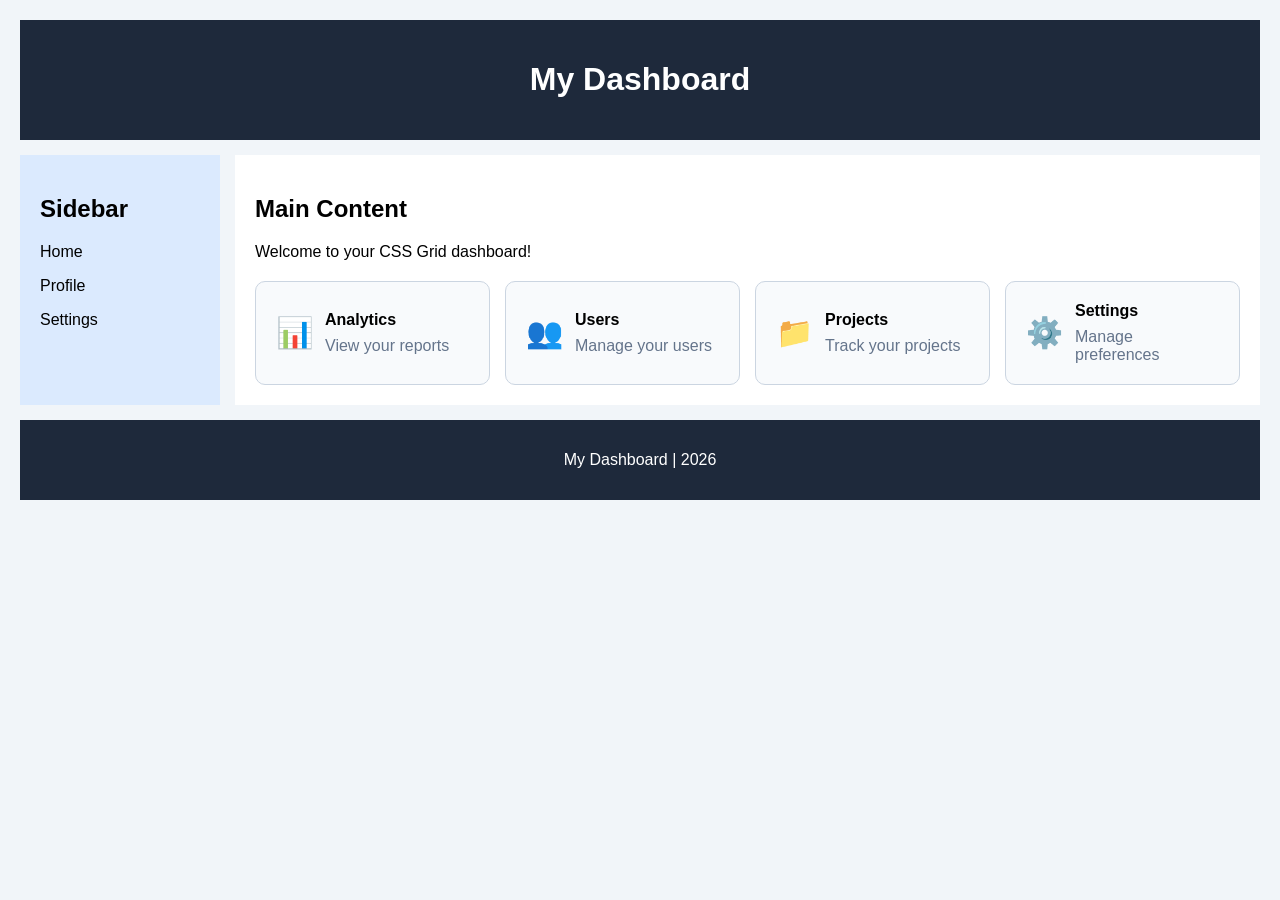
<file: Week8/index.html>
<!DOCTYPE html>
<html lang="en">
<head>
    <meta charset="UTF-8">
    <meta name="viewport" content="width=device-width, initial-scale=1.0">
    <title>Week 8 - CSS Grid Dashboard</title>

    <style>
        * {
            box-sizing: border-box;
        }

        body {
            margin: 0;
            padding: 20px;
            font-family: Arial, sans-serif;
            background-color: #f1f5f9;
        }

        h1 {
            text-align: center;
        }

        .grid-demo {
        display: grid;
         grid-template-columns: repeat(auto-fit, minmax(150px, 1fr));
        gap: 20px;
        margin-top: 30px;
        }

        .box {
            padding: 30px;
            background-color: #dbeafe;
            border: 2px solid #2563eb;
            border-radius: 10px;
            text-align: center;
            font-size: 20px;
        }

        .dashboard {
    display: grid;
    grid-template-columns: 200px 1fr;
    grid-template-areas:
        "head head"
        "side main"
        "foot foot";
    gap: 15px;
}

.head {
    grid-area: head;
    background-color: #1e293b;
    color: white;
    padding: 20px;
}

.side {
    grid-area: side;
    background-color: #dbeafe;
    padding: 20px;
}

.main {
    grid-area: main;
    background-color: white;
    padding: 20px;
}

.foot {
    grid-area: foot;
    background-color: #1e293b;
    color: white;
    padding: 15px;
    text-align: center;
}

.dashboard-cards {
    display: grid;
    grid-template-columns: repeat(auto-fit, minmax(150px, 1fr));
    gap: 15px;
    margin-top: 20px;
}

.dashboard-card {
    display: flex;
    align-items: center;
    gap: 12px;
    padding: 20px;
    border: 1px solid #cbd5e1;
    border-radius: 10px;
    background-color: #f8fafc;
}

.card-icon {
    font-size: 30px;
}

.card-text h3 {
    margin: 0 0 8px;
    font-size: 16px;
}

.card-text p {
    margin: 0;
    color: #64748b;
}
    </style>
</head>

<body>

    <div class="dashboard">

    <header class="head">
        <h1>My Dashboard</h1>
    </header>

    <aside class="side">
        <h2>Sidebar</h2>
        <p>Home</p>
        <p>Profile</p>
        <p>Settings</p>
    </aside>

    <main class="main">
        <h2>Main Content</h2>
<p>Welcome to your CSS Grid dashboard!</p>

<div class="dashboard-cards">

    <div class="dashboard-card">
        <span class="card-icon">📊</span>
        <div class="card-text">
            <h3>Analytics</h3>
            <p>View your reports</p>
        </div>
    </div>

    <div class="dashboard-card">
        <span class="card-icon">👥</span>
        <div class="card-text">
            <h3>Users</h3>
            <p>Manage your users</p>
        </div>
    </div>

    <div class="dashboard-card">
        <span class="card-icon">📁</span>
        <div class="card-text">
            <h3>Projects</h3>
            <p>Track your projects</p>
        </div>
    </div>

    <div class="dashboard-card">
        <span class="card-icon">⚙️</span>
        <div class="card-text">
            <h3>Settings</h3>
            <p>Manage preferences</p>
        </div>
    </div>

</div>
    </main>

    <footer class="foot">
        <p>My Dashboard | 2026</p>
    </footer>

</div>
</body>
</html>
</file>
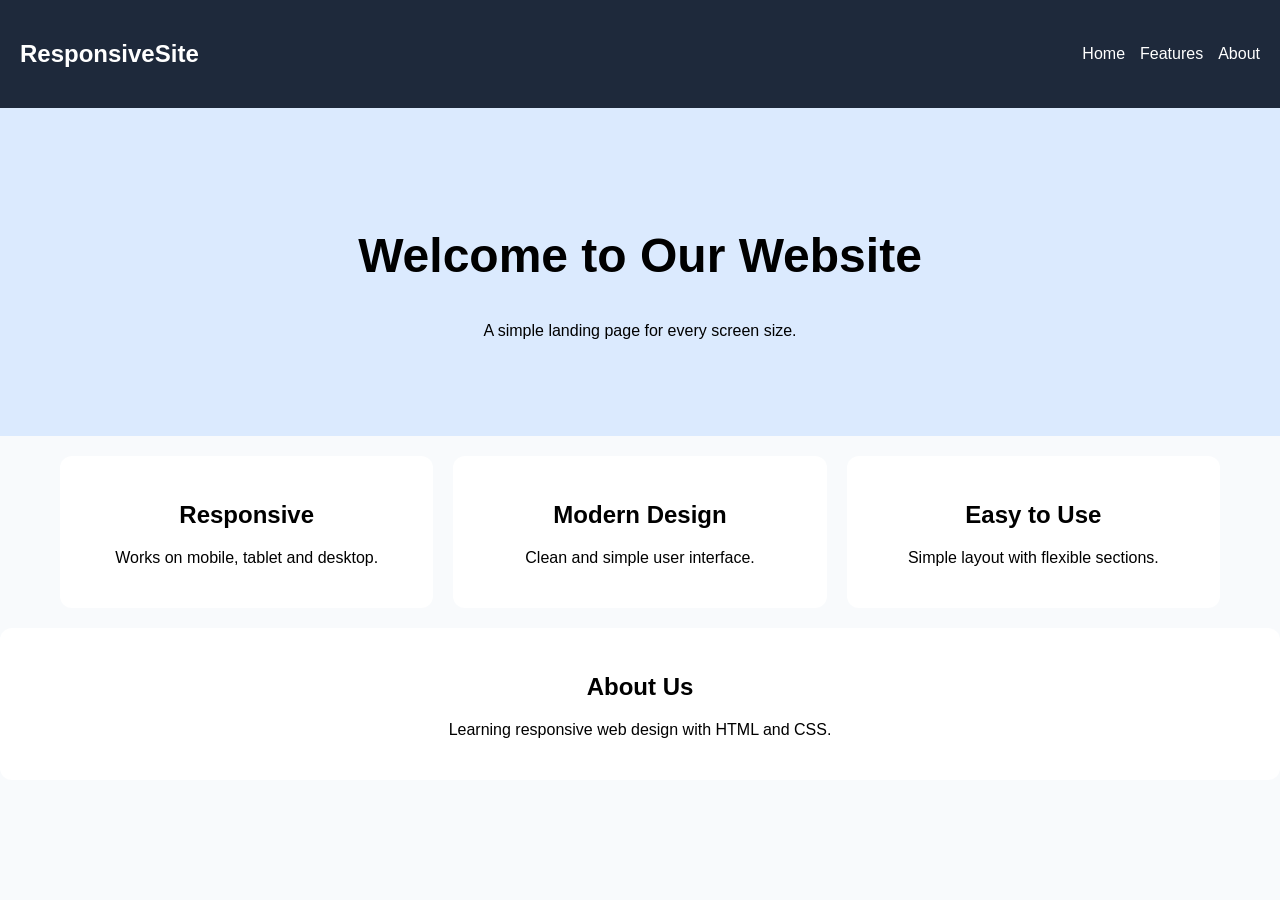
<file: Week9/index.html>
<!DOCTYPE html>
<html lang="en">
<head>
    <meta charset="UTF-8">
    <meta name="viewport" content="width=device-width, initial-scale=1.0">
    <title>Week 9 - Responsive Landing Page</title>

    <style>
        * {
            box-sizing: border-box;
        }

        body {
            margin: 0;
            font-family: Arial, sans-serif;
            background-color: #f8fafc;
        }

        img {
             max-width: 100%;
            height: auto;
             display: block;
        }

        /* Mobile First Layout */

    .navbar {
        display: flex;
        flex-direction: column;
        justify-content: space-between;
        align-items: center;
        gap: 15px;
        padding: 20px;
        background-color: #1e293b;
        color: white;
    }
        .nav-links {
            display: flex;
            flex-wrap: wrap;
            justify-content: center;
            gap: 15px;
        }

        .nav-links a {
            color: white;
            text-decoration: none;
        }

        .hero {
            text-align: center;
            padding: 40px 20px;
            background-color: #dbeafe;
        }

        .hero h1 {
            font-size: 28px;
        }

       .features {
            display: grid;
            grid-template-columns: repeat(1, 1fr);
            gap: 20px;
            padding: 20px;
        }

        .card {
            padding: 25px;
            background-color: white;
            border-radius: 12px;
            text-align: center;
        }

        /* Tablet Layout */

        @media (min-width: 768px) {
            .navbar {
                flex-direction: row;
                justify-content: space-between;
                align-items: center;
            }
            .hero h1 {
                font-size: 36px;
            }

            .features {
                grid-template-columns: repeat(2, 1fr);
            }
        }

      
    </style>

    <link rel="stylesheet" href="desktop.css">
</head>

<body>

    <nav class="navbar">
        <h2>ResponsiveSite</h2>

        <div class="nav-links">
            <a href="#home">Home</a>
            <a href="#features">Features</a>
            <a href="#about">About</a>
        </div>
    </nav>

    <section class="hero" id="home">
        <h1>Welcome to Our Website</h1>
        <p>A simple landing page for every screen size.</p>
    </section>

    <section class="features" id="features">

        <div class="card">
            <h2>Responsive</h2>
            <p>Works on mobile, tablet and desktop.</p>
        </div>

        <div class="card">
            <h2>Modern Design</h2>
            <p>Clean and simple user interface.</p>
        </div>

        <div class="card">
            <h2>Easy to Use</h2>
            <p>Simple layout with flexible sections.</p>
        </div>

    </section>

    <section id="about" class="card">
        <h2>About Us</h2>
        <p>Learning responsive web design with HTML and CSS.</p>
    </section>

</body>
</html>
</file>
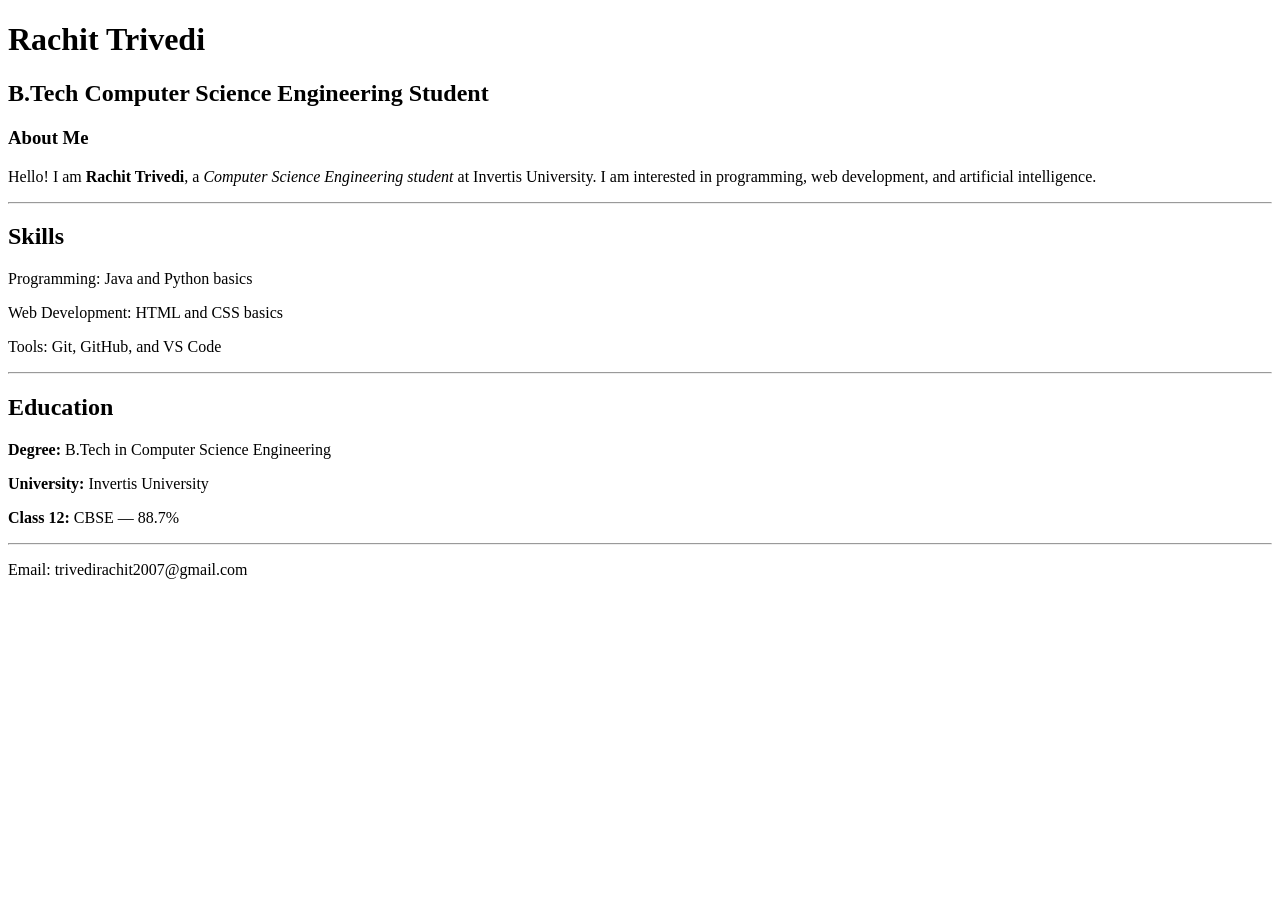
<file: Assignment/Week2/index.html>
<!DOCTYPE html>
<html lang="en">

<head>
    <meta charset="UTF-8">
    <title>My Resume</title>
</head>

<body>
    <!-- Main Heading-->
    <h1>Rachit Trivedi</h1>
    <h2>B.Tech Computer Science Engineering Student</h2>
    <h3>About Me</h3>

    <!-- Introduction Section-->
    <p>
        Hello! I am <strong>Rachit Trivedi</strong>, a
        <em>Computer Science Engineering student</em> at
        Invertis University. I am interested in programming,
        web development, and artificial intelligence.
    </p>

    <hr>


    <!-- Skills Section -->
    <div id="skills" class="resume-section">
        <h2>Skills</h2>
        <p>Programming: Java and Python basics</p>
        <p>Web Development: HTML and CSS basics</p>
        <p>Tools: Git, GitHub, and VS Code</p>
    </div>

    <hr>

    <!-- Education Section -->
    <div id="education" class="resume-section">
        <h2>Education</h2>
        <p>
            <strong>Degree:</strong>
            B.Tech in Computer Science Engineering
        </p>
        <p>
            <strong>University:</strong>
            Invertis University
        </p>
        <p>
            <strong>Class 12:</strong>
            CBSE — 88.7%
        </p>
    </div>

    <hr>

    <!-- Contact information -->
    <p>Email: trivedirachit2007@gmail.com</p>

</body>

</html>
</file>
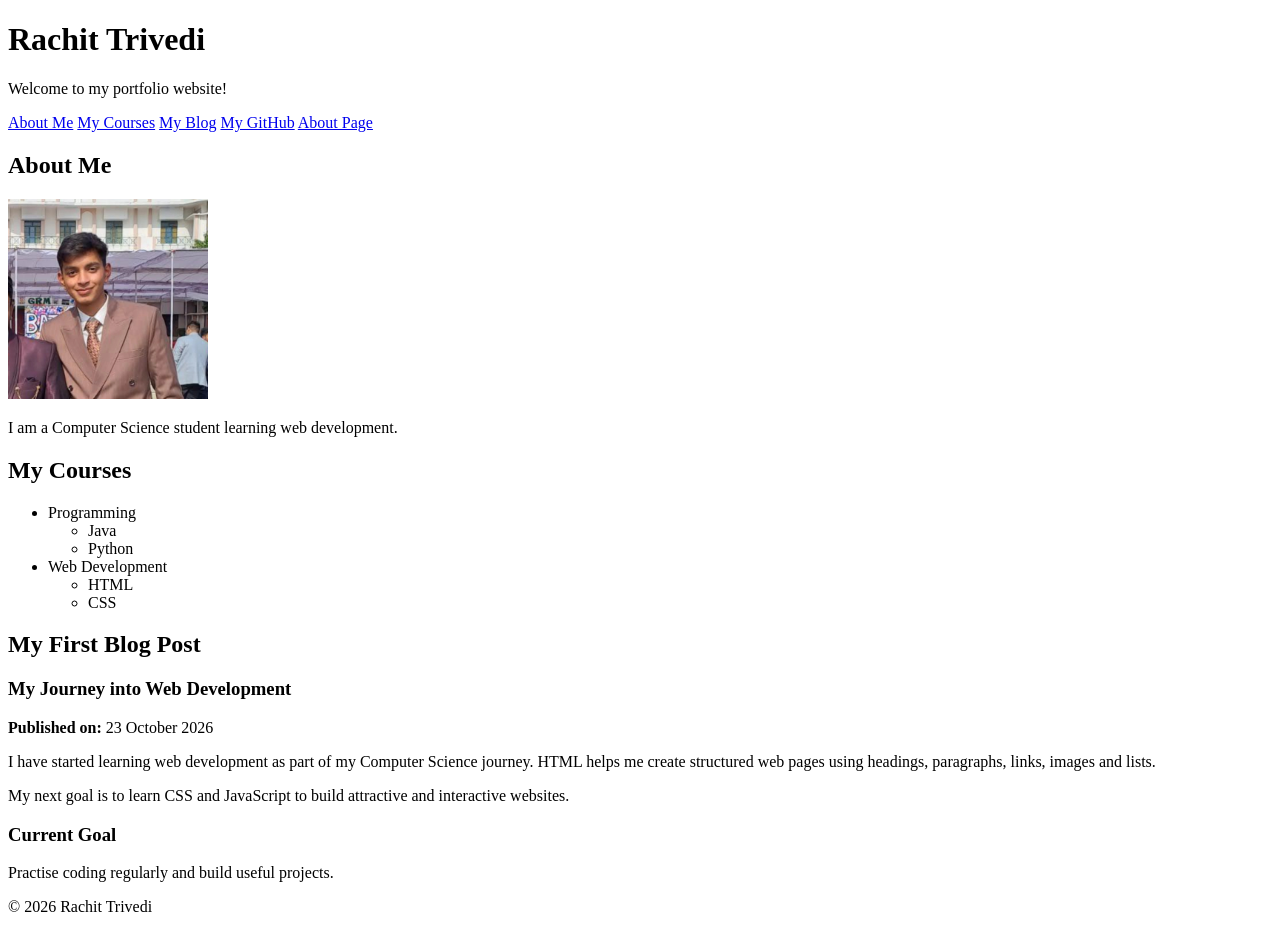
<file: Assignment/Week3/index.html>
<!DOCTYPE html>
<html lang="en">
<head>
    <meta charset="UTF-8">
    <meta name="viewport" content="width=device-width, initial-scale=1.0">
    <title>Rachit's Portfolio</title>
</head>
<body>

    <header>
        <h1>Rachit Trivedi</h1>
        <p>Welcome to my portfolio website!</p>
    </header>

    <nav>
        <a href="#about">About Me</a>
        <a href="#courses">My Courses</a>
        <a href="#blog">My Blog</a>
        <a href="https://github.com/rachit200728"
           target="_blank" rel="noopener noreferrer">My GitHub</a>
        <a href="about.html">About Page</a>
    </nav>

    <main>
        <section id="about">
            <h2>About Me</h2>
            <img src="profile.jpg"
                 alt="Profile picture of Rachit Trivedi"
                 width="200">
            <p>I am a Computer Science student learning web development.</p>
        </section>

        <section id="courses">
            <h2>My Courses</h2>
            <ul>
                <li>Programming
                    <ul>
                        <li>Java</li>
                        <li>Python</li>
                    </ul>
                </li>
                <li>Web Development
                    <ul>
                        <li>HTML</li>
                        <li>CSS</li>
                    </ul>
                </li>
            </ul>
        </section>

        <section id="blog">
            <h2>My First Blog Post</h2>
            <article>
                <h3>My Journey into Web Development</h3>
                <p><strong>Published on:</strong> 23 October 2026</p>
                <p>
                    I have started learning web development as part of
                    my Computer Science journey. HTML helps me create
                    structured web pages using headings, paragraphs,
                    links, images and lists.
                </p>
                <p>
                    My next goal is to learn CSS and JavaScript to build
                    attractive and interactive websites.
                </p>
            </article>
        </section>

        <aside>
            <h3>Current Goal</h3>
            <p>Practise coding regularly and build useful projects.</p>
        </aside>
    </main>

    <footer>
        <p>&copy; 2026 Rachit Trivedi</p>
    </footer>

</body>
</html>
</file>
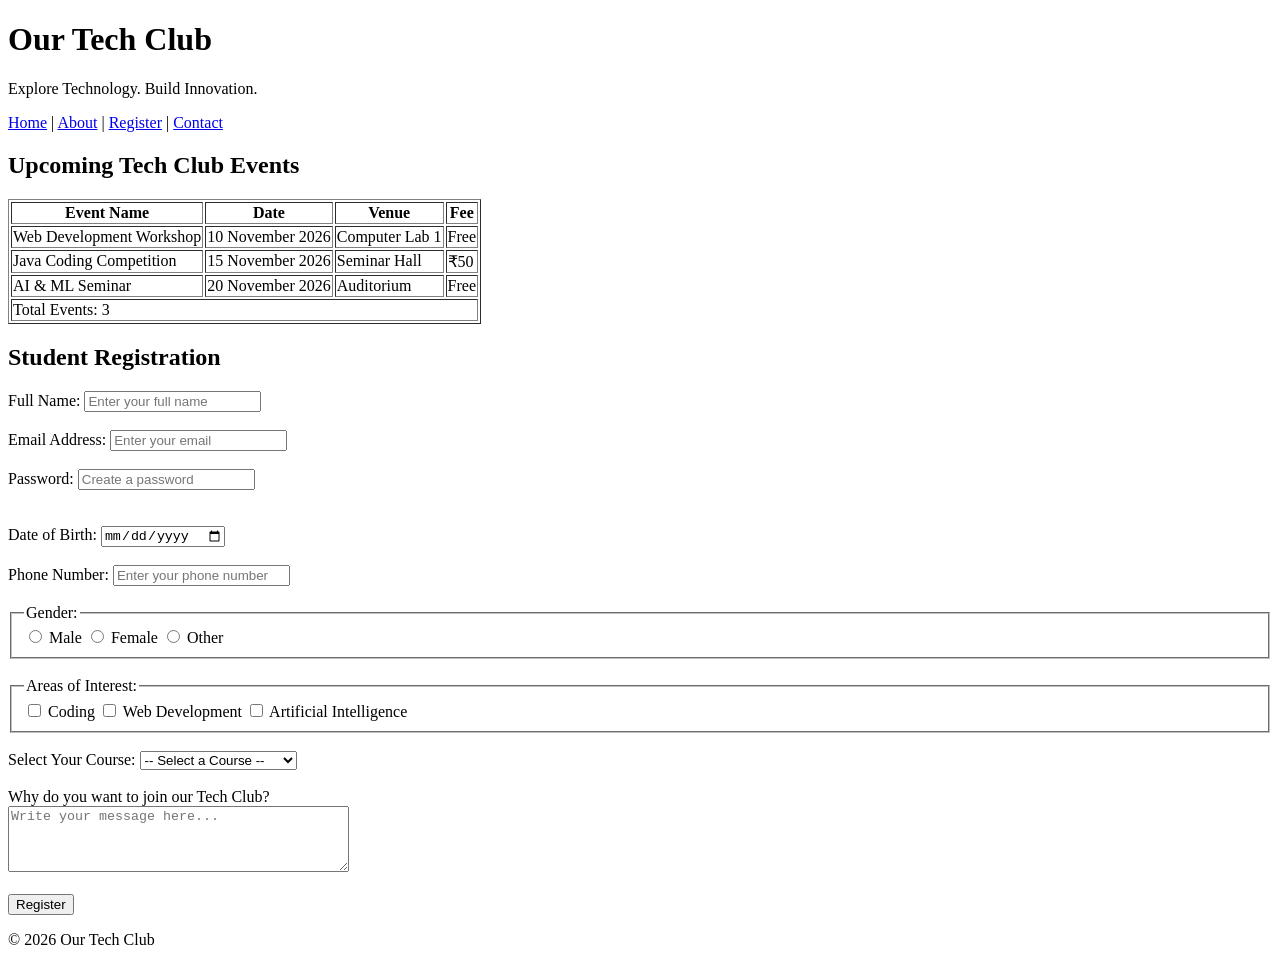
<file: Assignment/Week4/index.html>
<!DOCTYPE html>
<html lang="en">
<head>
    
<head>
    <meta charset="UTF-8">
    <meta name="viewport" content="width=device-width, initial-scale=1.0">
    <meta name="description" content="Join our Tech Club to explore coding, web development, AI and technology events.">
    <meta name="keywords" content="Tech Club, coding, web development, Java, AI, student events">
    <meta name="author" content="Rachit Trivedi">

    <title>Our Tech Club - Events & Registration</title>

    <link rel="icon" type="image/png" href="favicon.jpg">
</head>

</head>
<body>

    <header>
        <h1>Our Tech Club</h1>
        <p>Explore Technology. Build Innovation.</p>
    </header>

    
<nav>
    <a href="index.html">Home</a> |
    <a href="about.html">About</a> |
    <a href="register.html">Register</a> |
    <a href="contact.html">Contact</a>
</nav>


    <section id="events">
    <h2>Upcoming Tech Club Events</h2>

    <table border="1">
        <thead>
            <tr>
                <th>Event Name</th>
                <th>Date</th>
                <th>Venue</th>
                <th>Fee</th>
            </tr>
        </thead>

        <tbody>
            <tr>
                <td>Web Development Workshop</td>
                <td>10 November 2026</td>
                <td>Computer Lab 1</td>
                <td>Free</td>
            </tr>

            <tr>
                <td>Java Coding Competition</td>
                <td>15 November 2026</td>
                <td>Seminar Hall</td>
                <td>₹50</td>
            </tr>

            <tr>
                <td>AI & ML Seminar</td>
                <td>20 November 2026</td>
                <td>Auditorium</td>
                <td>Free</td>
            </tr>
        </tbody>

        <tfoot>
            <tr>
                <td colspan="4">Total Events: 3</td>
            </tr>
        </tfoot>
    </table>
</section>

    <main>
        <h2>Student Registration</h2>

        <form>
            <div>
                <label for="name">Full Name:</label>
                <input type="text" id="name" name="name"
                       placeholder="Enter your full name" required>
            </div>

            <br>

            <div>
                <label for="email">Email Address:</label>
                <input type="email" id="email" name="email"
                       placeholder="Enter your email" required>
            </div>

            <br>

            <div>
                <label for="password">Password:</label>
                <input type="password" id="password" name="password"
                       placeholder="Create a password" required>
            </div>

            <br>

            <br>

<div>
    <label for="dob">Date of Birth:</label>
    <input type="date" id="dob" name="dob" required>
</div>

<br>

<div>
    <label for="phone">Phone Number:</label>
    <input type="tel" id="phone" name="phone"
           placeholder="Enter your phone number"
           pattern="[0-9]{10}" required>
</div>

<br>

<fieldset>
    <legend>Gender:</legend>

    <input type="radio" id="male" name="gender" value="male">
    <label for="male">Male</label>

    <input type="radio" id="female" name="gender" value="female">
    <label for="female">Female</label>

    <input type="radio" id="other" name="gender" value="other">
    <label for="other">Other</label>
</fieldset>

<br>

<fieldset>
    <legend>Areas of Interest:</legend>

    <input type="checkbox" id="coding" name="interests" value="coding">
    <label for="coding">Coding</label>

    <input type="checkbox" id="web" name="interests" value="web-development">
    <label for="web">Web Development</label>

    <input type="checkbox" id="ai" name="interests" value="ai">
    <label for="ai">Artificial Intelligence</label>
</fieldset>

<br>

<div>
    <label for="course">Select Your Course:</label>

    <select id="course" name="course" required>
        <option value="">-- Select a Course --</option>
        <option value="web-development">Web Development</option>
        <option value="java">Java Programming</option>
        <option value="python">Python Programming</option>
        <option value="ai-ml">AI & Machine Learning</option>
    </select>
</div>

<br>

<div>
    <label for="message">Why do you want to join our Tech Club?</label>
    <br>
    <textarea id="message" name="message" rows="4" cols="40"
              placeholder="Write your message here..."></textarea>
</div>

<br>

            <button type="submit">Register</button>
        </form>
    </main>

    <footer>
        <p>&copy; 2026 Our Tech Club</p>
    </footer>

</body>
</html>
</file>
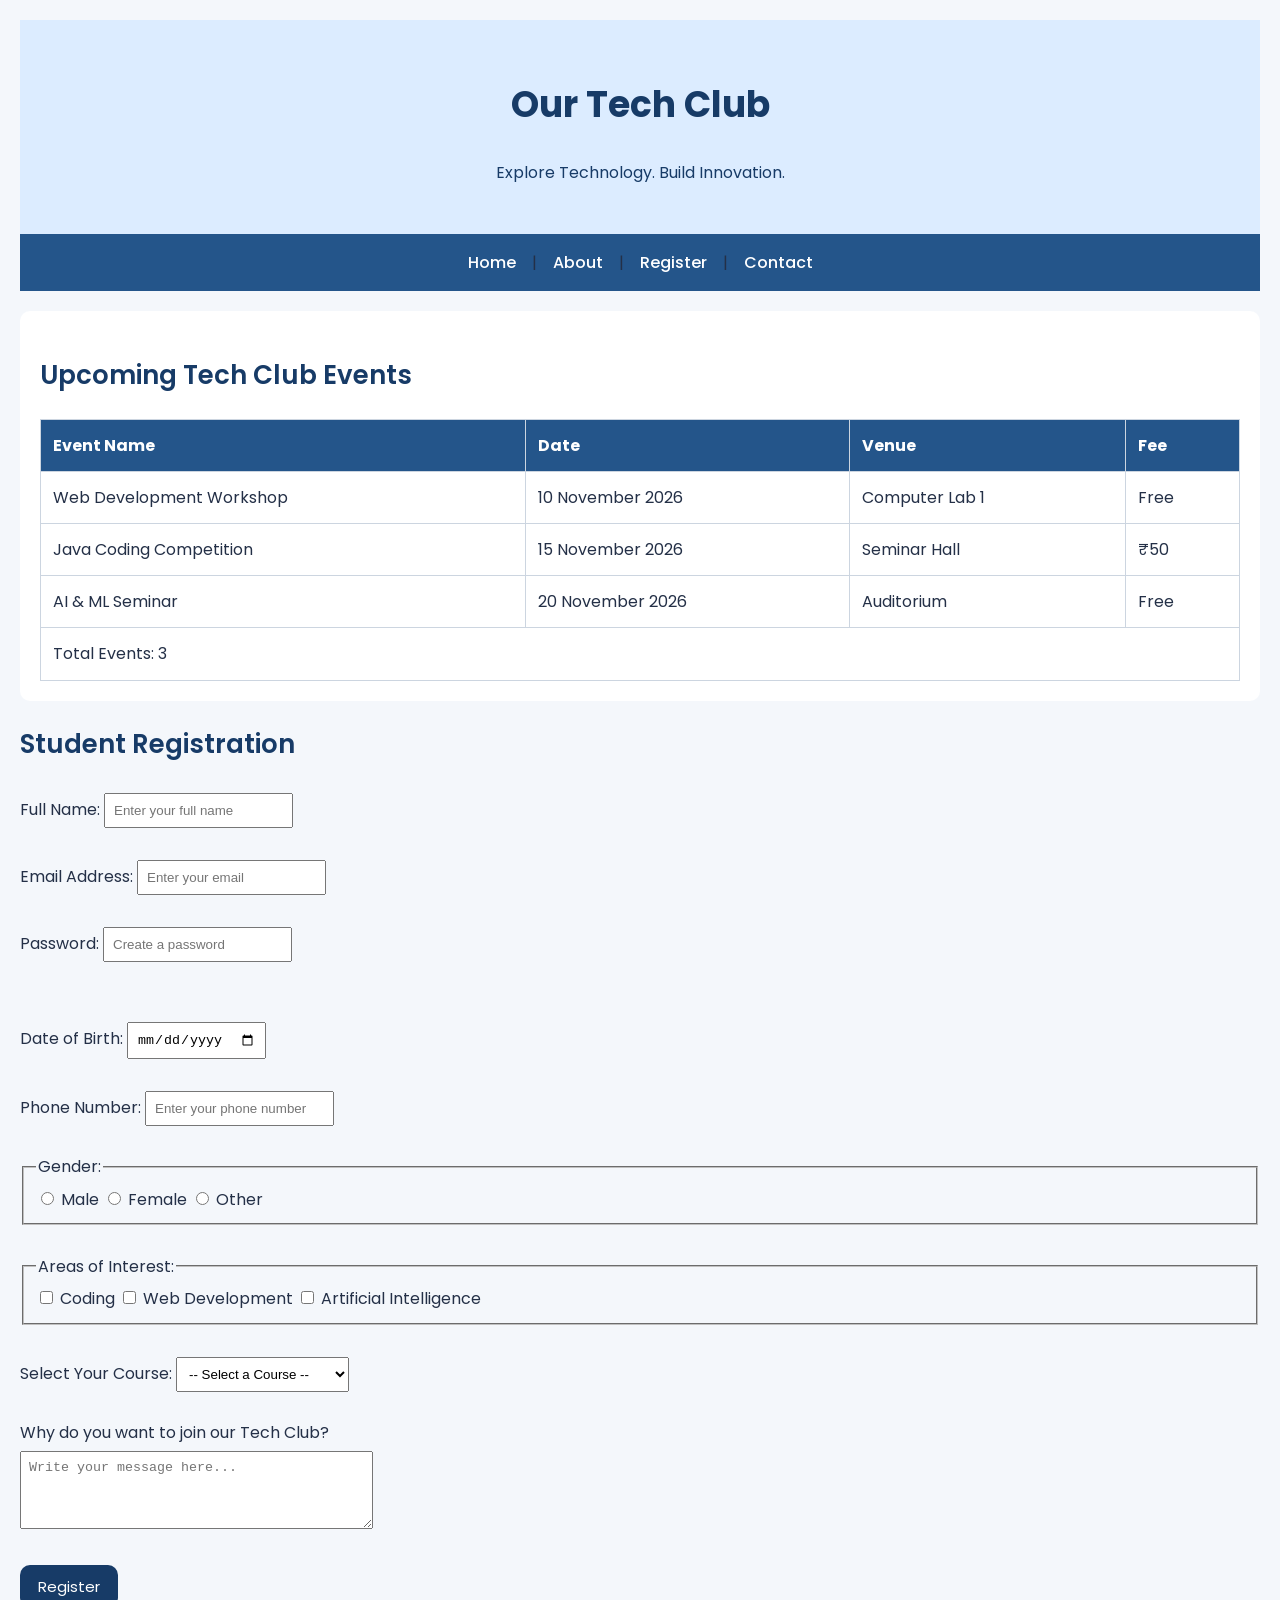
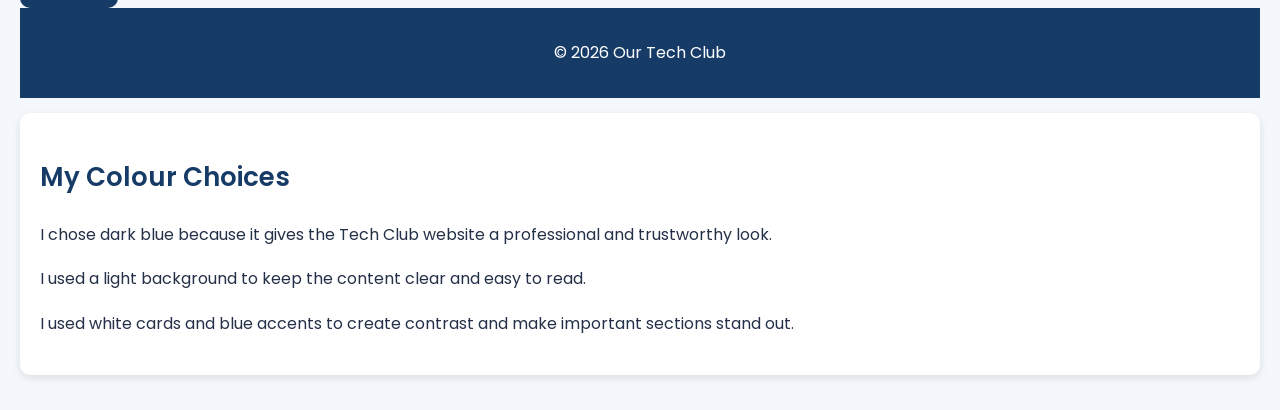
<file: Assignment/Week5/index.html>
<!DOCTYPE html>
<html lang="en">
<head>
    
<head>
    <meta charset="UTF-8">
    <meta name="viewport" content="width=device-width, initial-scale=1.0">
    <meta name="description" content="Join our Tech Club to explore coding, web development, AI and technology events.">
    <meta name="keywords" content="Tech Club, coding, web development, Java, AI, student events">
    <meta name="author" content="Rachit Trivedi">

    <title>Our Tech Club - Events & Registration</title>

    <link rel="icon" type="image/png" href="favicon.jpg">

    
<link rel="preconnect" href="https://fonts.googleapis.com">
<link rel="preconnect" href="https://fonts.gstatic.com" crossorigin>
<link href="https://fonts.googleapis.com/css2?family=Poppins:wght@400;500;600;700&display=swap" rel="stylesheet">

    
<style>
    body {
        background-color: #f4f7fb;
        color: #243047;
        font-family: Arial, sans-serif;
        margin: 0;
        padding: 20px;
    }

    header {
        background-color: #173b67;
        color: white;
        text-align: center;
        padding: 25px;
    }

    nav {
        background-color: #24558a;
        padding: 15px;
        text-align: center;
    }

    nav a {
        color: white;
        text-decoration: none;
        margin: 0 12px;
    }

    h2 {
        color: #173b67;
    }

    section, article, aside {
        background-color: white;
        padding: 20px;
        margin: 20px 0;
        border-radius: 8px;
    }

    table {
        border-collapse: collapse;
        width: 100%;
    }

    th, td {
        border: 1px solid #ccd5e0;
        padding: 12px;
        text-align: left;
    }

    th {
        background-color: #24558a;
        color: white;
    }

    input, select, textarea {
        padding: 8px;
        margin-top: 5px;
    }

    button {
        background-color: #173b67;
        color: white;
        padding: 10px 18px;
        border: none;
        border-radius: 5px;
        cursor: pointer;
    }

    footer {
        background-color: #173b67;
        color: white;
        text-align: center;
        padding: 15px;
    }

    
/* 1. Universal selector */
* {
    box-sizing: border-box;
}

/* 2. Element selector */
h1 {
    font-size: 36px;
}

/* 3. Class selector */
.card {
    background-color: white;
    padding: 20px;
    margin: 15px 0;
    border-radius: 10px;
    box-shadow: 0 3px 8px rgba(0, 0, 0, 0.1);
}

/* 4. ID selector */
#hero {
    background-color: #dcecff;
    color: #173b67;
    padding: 30px;
    text-align: center;
}


body {
    font-family: 'Poppins', sans-serif;
    font-size: 16px;
    line-height: 1.7;
    color: #243047;
}

h1 {
    font-size: 36px;
    font-weight: 700;
}

h2 {
    font-size: 26px;
    font-weight: 600;
    color: #173b67;
}

p {
    line-height: 1.8;
}

nav a {
    font-weight: 500;
}

button {
    font-family: inherit;
    font-size: 15px;
}


/* Reusable design variables */
:root {
    --primary-color: #173b67;
    --secondary-color: #24558a;
    --background-color: #f4f7fb;
    --card-color: #ffffff;
    --text-color: #243047;
    --accent-color: #dcecff;

    --spacing-small: 10px;
    --spacing-medium: 20px;
    --spacing-large: 30px;

    --border-radius: 10px;
}

/* Use variables throughout the page */
body {
    background-color: var(--background-color);
    color: var(--text-color);
}

header,
footer {
    background-color: var(--primary-color);
}

nav,
th {
    background-color: var(--secondary-color);
}

section,
article,
aside {
    background-color: var(--card-color);
    padding: var(--spacing-medium);
    border-radius: var(--border-radius);
}

#hero {
    background-color: var(--accent-color);
    padding: var(--spacing-large);
}

h2 {
    color: var(--primary-color);
}

button {
    background-color: var(--primary-color);
    border-radius: var(--border-radius);
}


</style>


</head>

</head>
<body>

    <header id="hero">
        <h1>Our Tech Club</h1>
        <p>Explore Technology. Build Innovation.</p>
    </header>

    
<nav>
    <a href="index.html">Home</a> |
    <a href="about.html">About</a> |
    <a href="register.html">Register</a> |
    <a href="contact.html">Contact</a>
</nav>


    <section id="events" class="cards">
    <h2>Upcoming Tech Club Events</h2>

    <table border="1">
        <thead>
            <tr>
                <th>Event Name</th>
                <th>Date</th>
                <th>Venue</th>
                <th>Fee</th>
            </tr>
        </thead>

        <tbody>
            <tr>
                <td>Web Development Workshop</td>
                <td>10 November 2026</td>
                <td>Computer Lab 1</td>
                <td>Free</td>
            </tr>

            <tr>
                <td>Java Coding Competition</td>
                <td>15 November 2026</td>
                <td>Seminar Hall</td>
                <td>₹50</td>
            </tr>

            <tr>
                <td>AI & ML Seminar</td>
                <td>20 November 2026</td>
                <td>Auditorium</td>
                <td>Free</td>
            </tr>
        </tbody>

        <tfoot>
            <tr>
                <td colspan="4">Total Events: 3</td>
            </tr>
        </tfoot>
    </table>
</section>

    <main>
        <h2>Student Registration</h2>

        <form>
            <div>
                <label for="name">Full Name:</label>
                <input type="text" id="name" name="name"
                       placeholder="Enter your full name" required>
            </div>

            <br>

            <div>
                <label for="email">Email Address:</label>
                <input type="email" id="email" name="email"
                       placeholder="Enter your email" required>
            </div>

            <br>

            <div>
                <label for="password">Password:</label>
                <input type="password" id="password" name="password"
                       placeholder="Create a password" required>
            </div>

            <br>

            <br>

<div>
    <label for="dob">Date of Birth:</label>
    <input type="date" id="dob" name="dob" required>
</div>

<br>

<div>
    <label for="phone">Phone Number:</label>
    <input type="tel" id="phone" name="phone"
           placeholder="Enter your phone number"
           pattern="[0-9]{10}" required>
</div>

<br>

<fieldset>
    <legend>Gender:</legend>

    <input type="radio" id="male" name="gender" value="male">
    <label for="male">Male</label>

    <input type="radio" id="female" name="gender" value="female">
    <label for="female">Female</label>

    <input type="radio" id="other" name="gender" value="other">
    <label for="other">Other</label>
</fieldset>

<br>

<fieldset>
    <legend>Areas of Interest:</legend>

    <input type="checkbox" id="coding" name="interests" value="coding">
    <label for="coding">Coding</label>

    <input type="checkbox" id="web" name="interests" value="web-development">
    <label for="web">Web Development</label>

    <input type="checkbox" id="ai" name="interests" value="ai">
    <label for="ai">Artificial Intelligence</label>
</fieldset>

<br>

<div>
    <label for="course">Select Your Course:</label>

    <select id="course" name="course" required>
        <option value="">-- Select a Course --</option>
        <option value="web-development">Web Development</option>
        <option value="java">Java Programming</option>
        <option value="python">Python Programming</option>
        <option value="ai-ml">AI & Machine Learning</option>
    </select>
</div>

<br>

<div>
    <label for="message">Why do you want to join our Tech Club?</label>
    <br>
    <textarea id="message" name="message" rows="4" cols="40"
              placeholder="Write your message here..."></textarea>
</div>

<br>

            <button type="submit">Register</button>
        </form>
    </main>

    <footer>
        <p>&copy; 2026 Our Tech Club</p>
    </footer>

    
<section class="card">
    <h2>My Colour Choices</h2>
    <p>I chose dark blue because it gives the Tech Club website a professional and trustworthy look.</p>
    <p>I used a light background to keep the content clear and easy to read.</p>
    <p>I used white cards and blue accents to create contrast and make important sections stand out.</p>
</section>


</body>
</html>
</file>
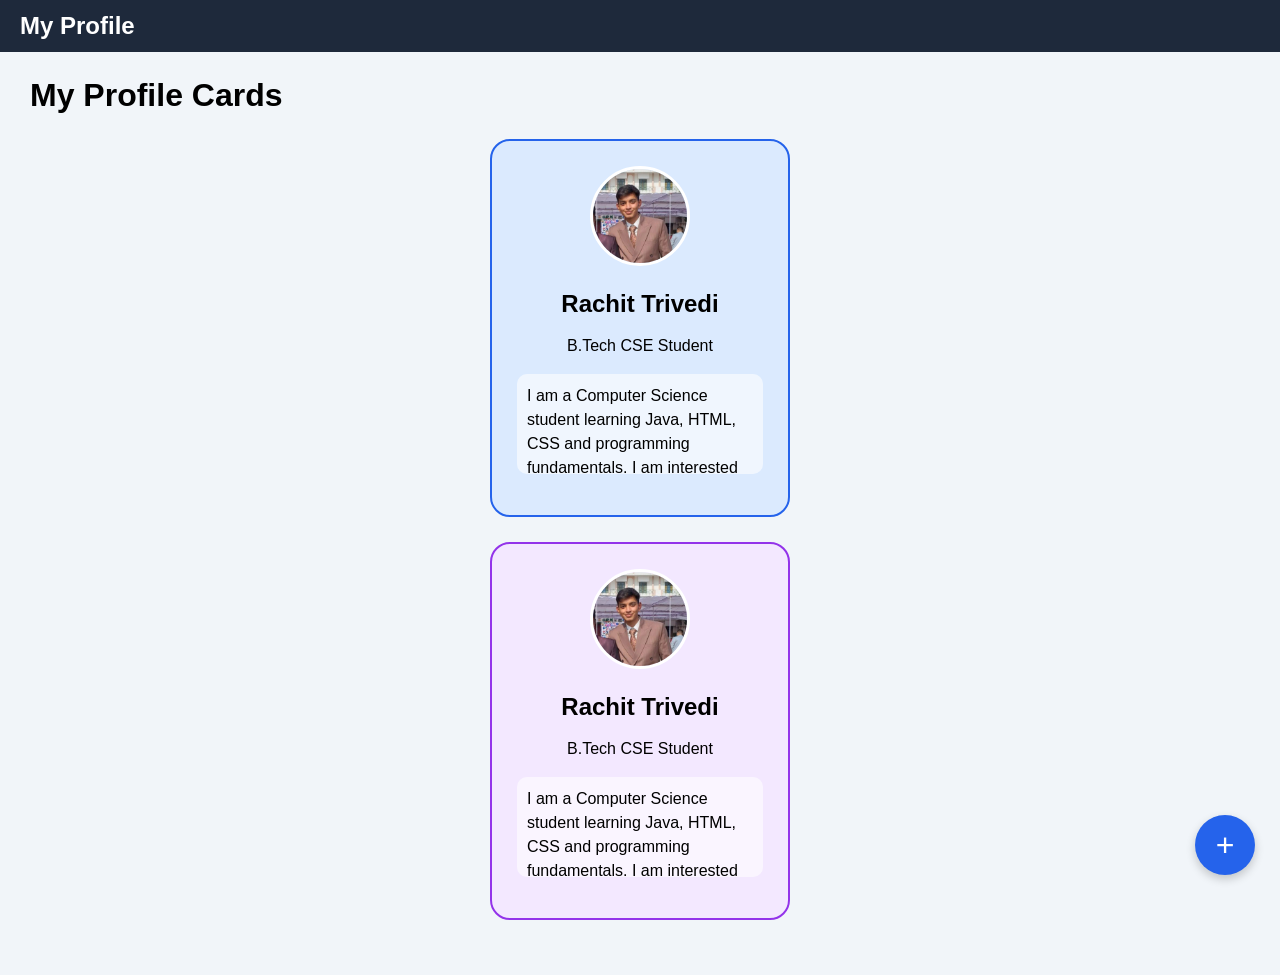
<file: Assignment/Week6/index.html>
<!DOCTYPE html>
<html lang="en">
<head>
    <meta charset="UTF-8">
    <meta name="viewport" content="width=device-width, initial-scale=1.0">
    <title>Week 6 - Profile Cards</title>

    <style>
        * {
            box-sizing: border-box;
        }

        body {
            font-family: Arial, sans-serif;
            background-color: #f1f5f9;
            margin: 0;
            padding: 30px;
        }

        .profile-card {
            width: 300px;
            margin: 25px auto;
            padding: 25px;
            border: 2px solid;
            border-radius: 20px;
            text-align: center;
        }

        .blue {
            background-color: #dbeafe;
            border-color: #2563eb;
        }

        .purple {
            background-color: #f3e8ff;
            border-color: #9333ea;
        }

        .avatar {
            width: 100px;
            height: 100px;
            border-radius: 50%;
            object-fit: cover;
            border: 3px solid white;
        }

        
.bio {
    height: 100px;
    overflow: auto;
    padding: 10px;
    background-color: rgba(255, 255, 255, 0.6);
    border-radius: 10px;
    text-align: left;
}


        h2 {
            margin-bottom: 8px;
        }

        p {
            line-height: 1.5;
        }

        
.top-bar {
    position: sticky;
    top: 0;
    z-index: 100;
    background-color: #1e293b;
    color: white;
    padding: 12px 20px;
    margin: -30px -30px 25px;
}

.top-bar h2 {
    margin: 0;
}

.add-button {
    position: fixed;
    right: 25px;
    bottom: 25px;
    z-index: 200;
    width: 60px;
    height: 60px;
    border: none;
    border-radius: 50%;
    background-color: #2563eb;
    color: white;
    font-size: 32px;
    cursor: pointer;
    box-shadow: 0 4px 10px rgba(0, 0, 0, 0.2);
}

    </style>
</head>
<body>

    
<header class="top-bar">
    <h2>My Profile</h2>
</header>


    <h1>My Profile Cards</h1>

    <div class="profile-card blue">
        <img src="../Week3/profile.jpg" alt="Profile photo" class="avatar">
        <h2>Rachit Trivedi</h2>
        
<p>B.Tech CSE Student</p>

<p class="bio">
    I am a Computer Science student learning Java, HTML, CSS and programming fundamentals.
    I am interested in Web Development and Artificial Intelligence.
    I enjoy solving coding problems and building projects.
    My goal is to improve my technical skills and become a good software developer.
    I practise programming regularly and explore new technologies.
</p>

    </div>

    <div class="profile-card purple">
        <img src="../Week3/profile.jpg" alt="Profile photo" class="avatar">
        <h2>Rachit Trivedi</h2>
        
<p>B.Tech CSE Student</p>

<p class="bio">
    I am a Computer Science student learning Java, HTML, CSS and programming fundamentals.
    I am interested in Web Development and Artificial Intelligence.
    I enjoy solving coding problems and building projects.
    My goal is to improve my technical skills and become a good software developer.
    I practise programming regularly and explore new technologies...ahaahahahahahhahhhhhhhhhhhhhhhhhhh
</p>

    </div>

<button class="add-button" aria-label="Add profile">+</button>

</body>
</html>
</file>
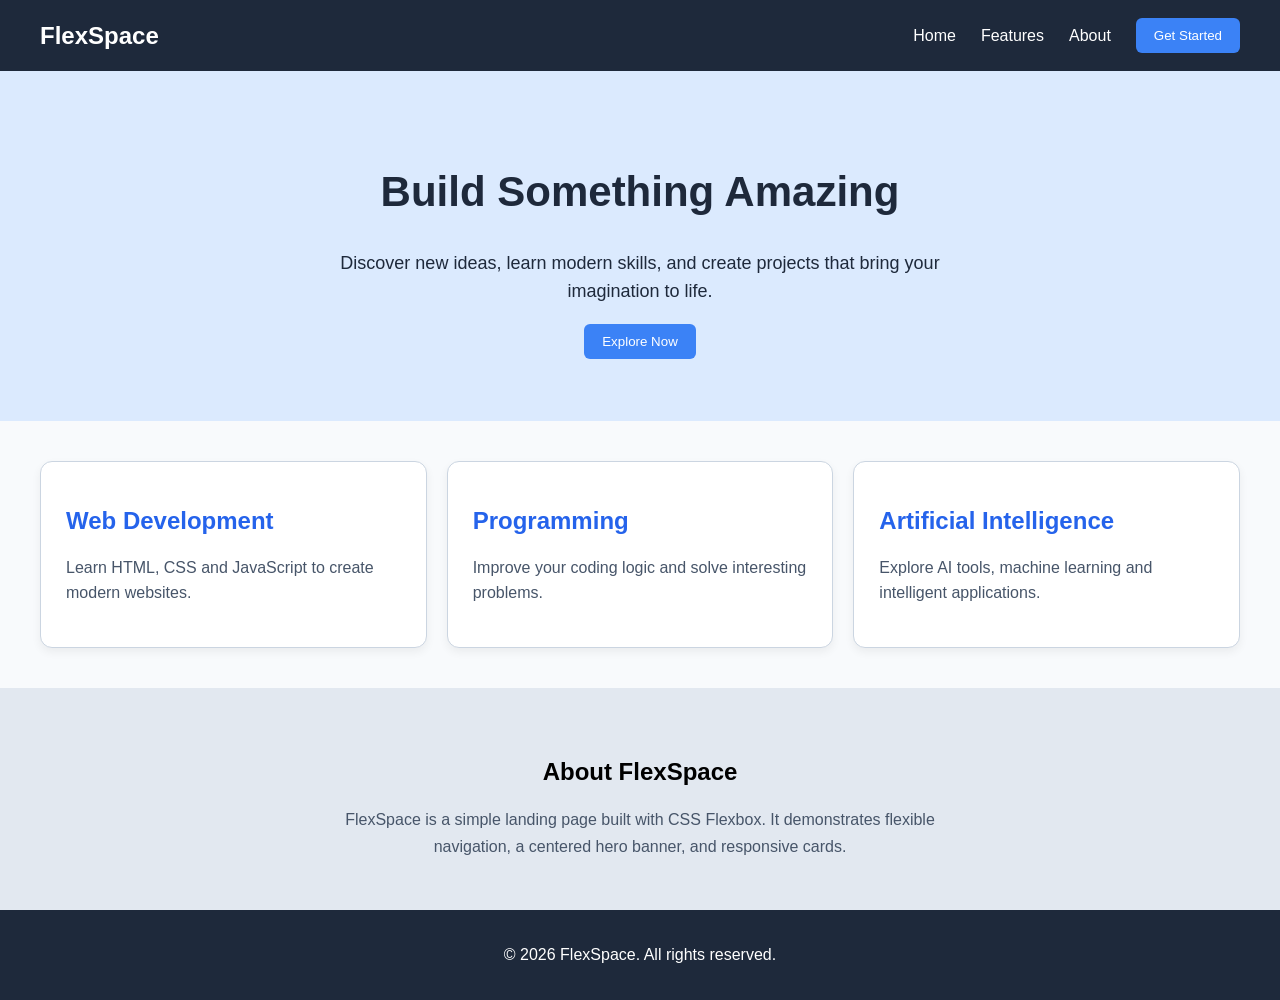
<file: Assignment/Week7/index.html>
<!DOCTYPE html>
<html lang="en">
<head>
    <meta charset="UTF-8">
    <meta name="viewport" content="width=device-width, initial-scale=1.0">
    <title>Week 7 - Flexbox Landing Page</title>

    <style>
        * {
            box-sizing: border-box;
        }

        body {
            margin: 0;
            font-family: Arial, sans-serif;
        }

        .navbar {
            display: flex;
            justify-content: space-between;
            align-items: center;
            padding: 18px 40px;
            background-color: #1e293b;
            color: white;
        }

        .logo {
            font-size: 24px;
            font-weight: bold;
        }

        .nav-links {
            display: flex;
            align-items: center;
            gap: 25px;
        }

        .nav-links a {
            color: white;
            text-decoration: none;
        }

        .nav-button {
            padding: 10px 18px;
            background-color: #3b82f6;
            color: white;
            border: none;
            border-radius: 6px;
            cursor: pointer;
        }

        
.banner {
    min-height: 350px;
    display: flex;
    flex-direction: column;
    justify-content: center;
    align-items: center;
    text-align: center;
    padding: 40px 20px;
    background-color: #dbeafe;
    color: #1e293b;
}

.banner h1 {
    font-size: 42px;
    margin-bottom: 15px;
}

.banner p {
    font-size: 18px;
    max-width: 600px;
    line-height: 1.6;
}


.cards-container {
    display: flex;
    flex-wrap: wrap;
    gap: 20px;
    padding: 40px;
    background-color: #f8fafc;
}

.card {
    flex: 1 1 200px;
    padding: 25px;
    border: 1px solid #cbd5e1;
    border-radius: 12px;
    background-color: white;
    box-shadow: 0 4px 10px rgba(0, 0, 0, 0.06);
}

.card h2 {
    color: #2563eb;
}

.card p {
    line-height: 1.6;
    color: #475569;
}

html {
    scroll-behavior: smooth;
}

.about-section {
    padding: 50px 25px;
    text-align: center;
    background-color: #e2e8f0;
}

.about-section p {
    max-width: 650px;
    margin: 0 auto;
    line-height: 1.7;
    color: #475569;
}

.footer {
    padding: 20px;
    text-align: center;
    background-color: #1e293b;
    color: white;
}

@media (max-width: 600px) {
    .navbar {
        padding: 15px;
        flex-wrap: wrap;
        gap: 15px;
    }

    .nav-links {
        flex-wrap: wrap;
        gap: 12px;
    }

    .banner h1 {
        font-size: 32px;
    }

    .cards-container {
        padding: 20px;
    }
}

    </style>
</head>
<body>

    <nav class="navbar">
        <div class="logo">FlexSpace</div>

        <div class="nav-links">
            <a href="#home">Home</a>
            <a href="#features">Features</a>
            <a href="#about">About</a>
            <button class="nav-button">Get Started</button>
        </div>
    </nav>

    
<section class="banner" id="home">
    <h1>Build Something Amazing</h1>
    <p>
        Discover new ideas, learn modern skills, and create projects
        that bring your imagination to life.
    </p>
    <button class="nav-button">Explore Now</button>
</section>


<section class="cards-container" id="features">

    <div class="card">
        <h2>Web Development</h2>
        <p>Learn HTML, CSS and JavaScript to create modern websites.</p>
    </div>

    <div class="card">
        <h2>Programming</h2>
        <p>Improve your coding logic and solve interesting problems.</p>
    </div>

    <div class="card">
        <h2>Artificial Intelligence</h2>
        <p>Explore AI tools, machine learning and intelligent applications.</p>
    </div>

</section>

<section id="about" class="about-section">
    <h2>About FlexSpace</h2>
    <p>
        FlexSpace is a simple landing page built with CSS Flexbox.
        It demonstrates flexible navigation, a centered hero banner,
        and responsive cards.
    </p>
</section>

<footer class="footer">
    <p>&copy; 2026 FlexSpace. All rights reserved.</p>
</footer>


</body>
</html>
</file>
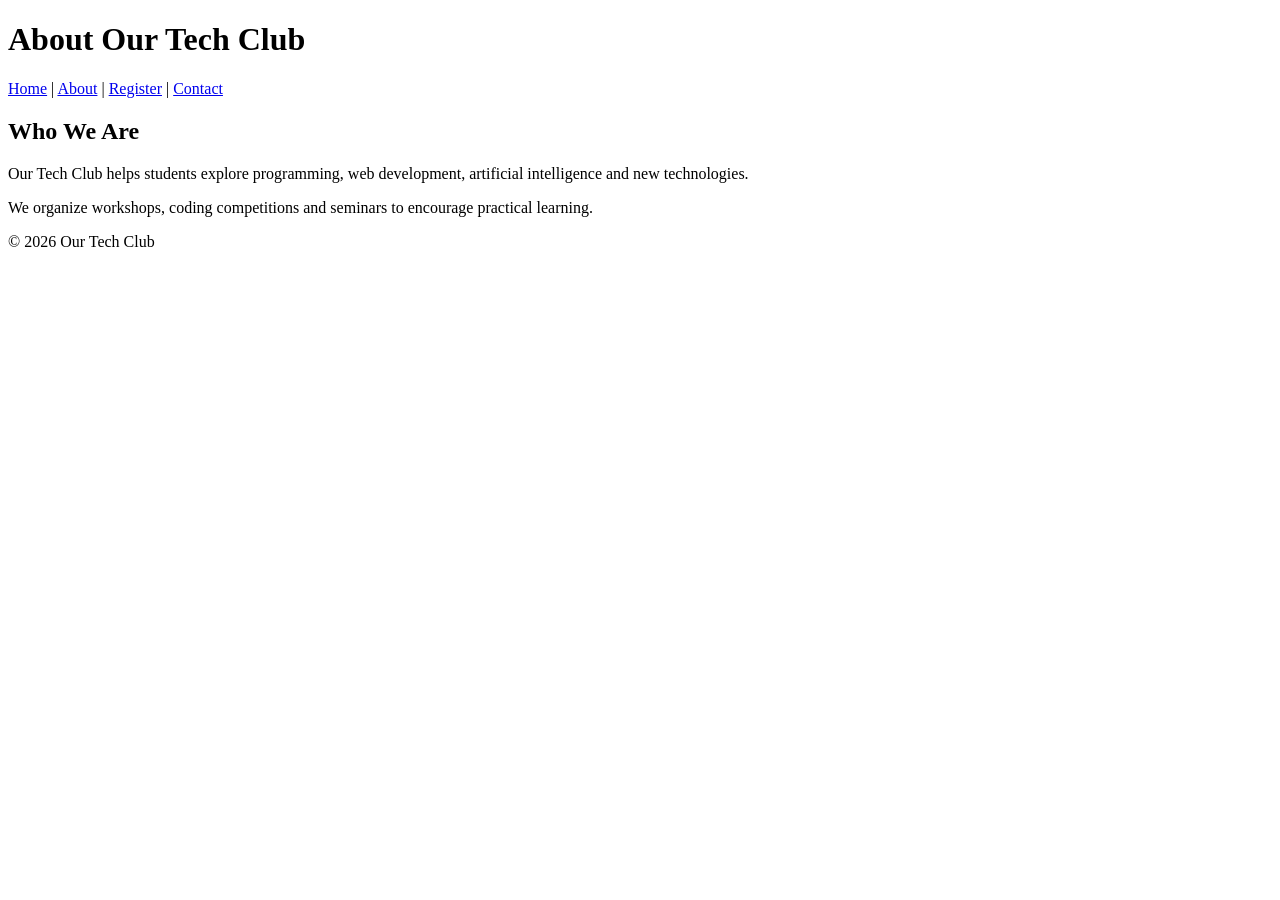
<file: Assignment/Week4/about.html>
<!DOCTYPE html>
<html lang="en">
<head>
    <meta charset="UTF-8">
    <meta name="viewport" content="width=device-width, initial-scale=1.0">
    <meta name="description" content="Learn about our Tech Club.">
    <title>About - Our Tech Club</title>
    <link rel="icon" type="image/png" href="favicon.png">
</head>
<body>
    <header>
        <h1>About Our Tech Club</h1>
    </header>

    <nav>
        <a href="index.html">Home</a> |
        <a href="about.html">About</a> |
        <a href="register.html">Register</a> |
        <a href="contact.html">Contact</a>
    </nav>

    <main>
        <h2>Who We Are</h2>
        <p>Our Tech Club helps students explore programming,
           web development, artificial intelligence and new technologies.</p>
        <p>We organize workshops, coding competitions and seminars
           to encourage practical learning.</p>
    </main>

    <footer>
        <p>&copy; 2026 Our Tech Club</p>
    </footer>
</body>
</html>
</file>
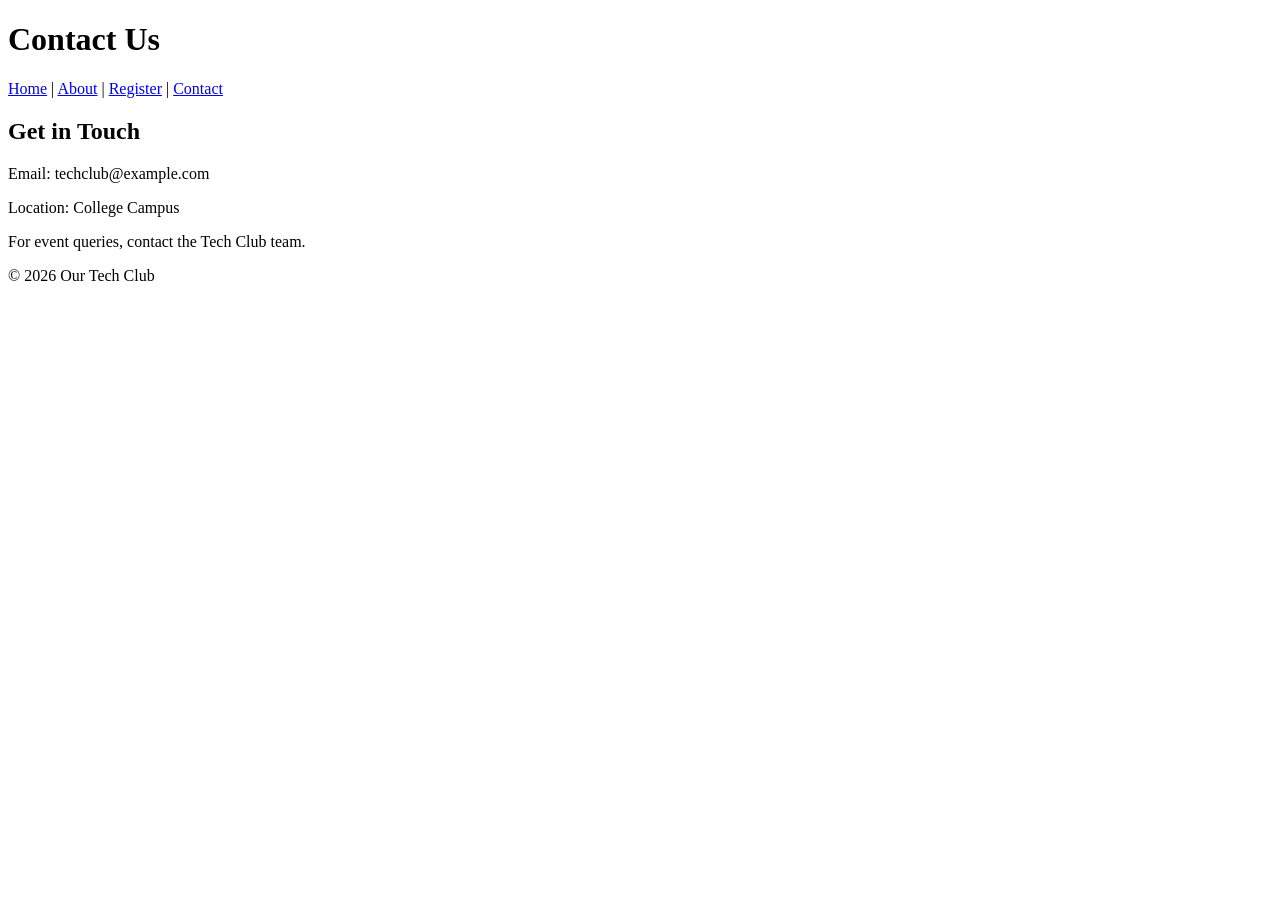
<file: Assignment/Week4/contact.html>
<!DOCTYPE html>
<html lang="en">
<head>
    <meta charset="UTF-8">
    <meta name="viewport" content="width=device-width, initial-scale=1.0">
    <meta name="description" content="Contact the Tech Club team.">
    <title>Contact - Our Tech Club</title>
    <link rel="icon" type="image/png" href="favicon.png">
</head>
<body>
    <header>
        <h1>Contact Us</h1>
    </header>

    <nav>
        <a href="index.html">Home</a> |
        <a href="about.html">About</a> |
        <a href="register.html">Register</a> |
        <a href="contact.html">Contact</a>
    </nav>

    <main>
        <h2>Get in Touch</h2>
        <p>Email: techclub@example.com</p>
        <p>Location: College Campus</p>
        <p>For event queries, contact the Tech Club team.</p>
    </main>

    <footer>
        <p>&copy; 2026 Our Tech Club</p>
    </footer>
</body>
</html>
</file>
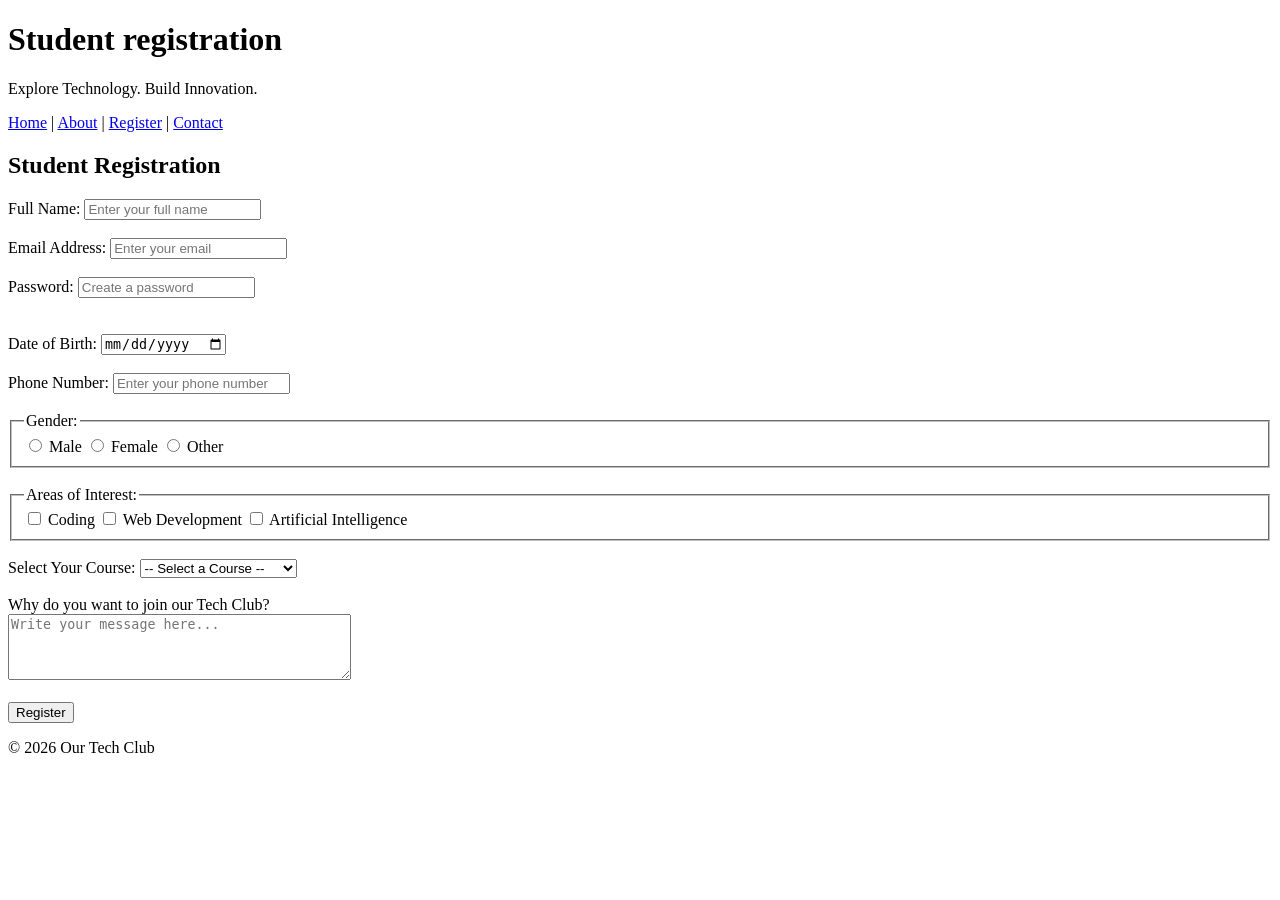
<file: Assignment/Week4/register.html>
<!DOCTYPE html>
<html lang="en">
<head>
    
<head>
    <meta charset="UTF-8">
    <meta name="viewport" content="width=device-width, initial-scale=1.0">
    <meta name="description" content="Join our Tech Club to explore coding, web development, AI and technology events.">
    <meta name="keywords" content="Tech Club, coding, web development, Java, AI, student events">
    <meta name="author" content="Rachit Trivedi">

    <title> Tech Club - Registration</title>

    <link rel="icon" type="image/png" href="favicon.jpg">
</head>

</head>
<body>

    <header>
        <h1>Student registration</h1>
        <p>Explore Technology. Build Innovation.</p>
    </header>

    
<nav>
    <a href="index.html">Home</a> |
    <a href="about.html">About</a> |
    <a href="register.html">Register</a> |
    <a href="contact.html">Contact</a>
</nav>


    <main>
        <h2>Student Registration</h2>

        <form>
            <div>
                <label for="name">Full Name:</label>
                <input type="text" id="name" name="name"
                       placeholder="Enter your full name" required>
            </div>

            <br>

            <div>
                <label for="email">Email Address:</label>
                <input type="email" id="email" name="email"
                       placeholder="Enter your email" required>
            </div>

            <br>

            <div>
                <label for="password">Password:</label>
                <input type="password" id="password" name="password"
                       placeholder="Create a password" required>
            </div>

            <br>

            <br>

<div>
    <label for="dob">Date of Birth:</label>
    <input type="date" id="dob" name="dob" required>
</div>

<br>

<div>
    <label for="phone">Phone Number:</label>
    <input type="tel" id="phone" name="phone"
           placeholder="Enter your phone number"
           pattern="[0-9]{10}" required>
</div>

<br>

<fieldset>
    <legend>Gender:</legend>

    <input type="radio" id="male" name="gender" value="male">
    <label for="male">Male</label>

    <input type="radio" id="female" name="gender" value="female">
    <label for="female">Female</label>

    <input type="radio" id="other" name="gender" value="other">
    <label for="other">Other</label>
</fieldset>

<br>

<fieldset>
    <legend>Areas of Interest:</legend>

    <input type="checkbox" id="coding" name="interests" value="coding">
    <label for="coding">Coding</label>

    <input type="checkbox" id="web" name="interests" value="web-development">
    <label for="web">Web Development</label>

    <input type="checkbox" id="ai" name="interests" value="ai">
    <label for="ai">Artificial Intelligence</label>
</fieldset>

<br>

<div>
    <label for="course">Select Your Course:</label>

    <select id="course" name="course" required>
        <option value="">-- Select a Course --</option>
        <option value="web-development">Web Development</option>
        <option value="java">Java Programming</option>
        <option value="python">Python Programming</option>
        <option value="ai-ml">AI & Machine Learning</option>
    </select>
</div>

<br>

<div>
    <label for="message">Why do you want to join our Tech Club?</label>
    <br>
    <textarea id="message" name="message" rows="4" cols="40"
              placeholder="Write your message here..."></textarea>
</div>

<br>

            <button type="submit">Register</button>
        </form>
    </main>

    <footer>
        <p>&copy; 2026 Our Tech Club</p>
    </footer>

</body>
</html>
</file>
<file: Week9/desktop.css>
@media (min-width: 1024px) {

    .hero {
        padding: 80px 40px;
    }

    .hero h1 {
        font-size: 3rem;
    }

    .features {
        grid-template-columns: repeat(3, 1fr);
        max-width: 1200px;
        margin: auto;
    }

}
</file>
